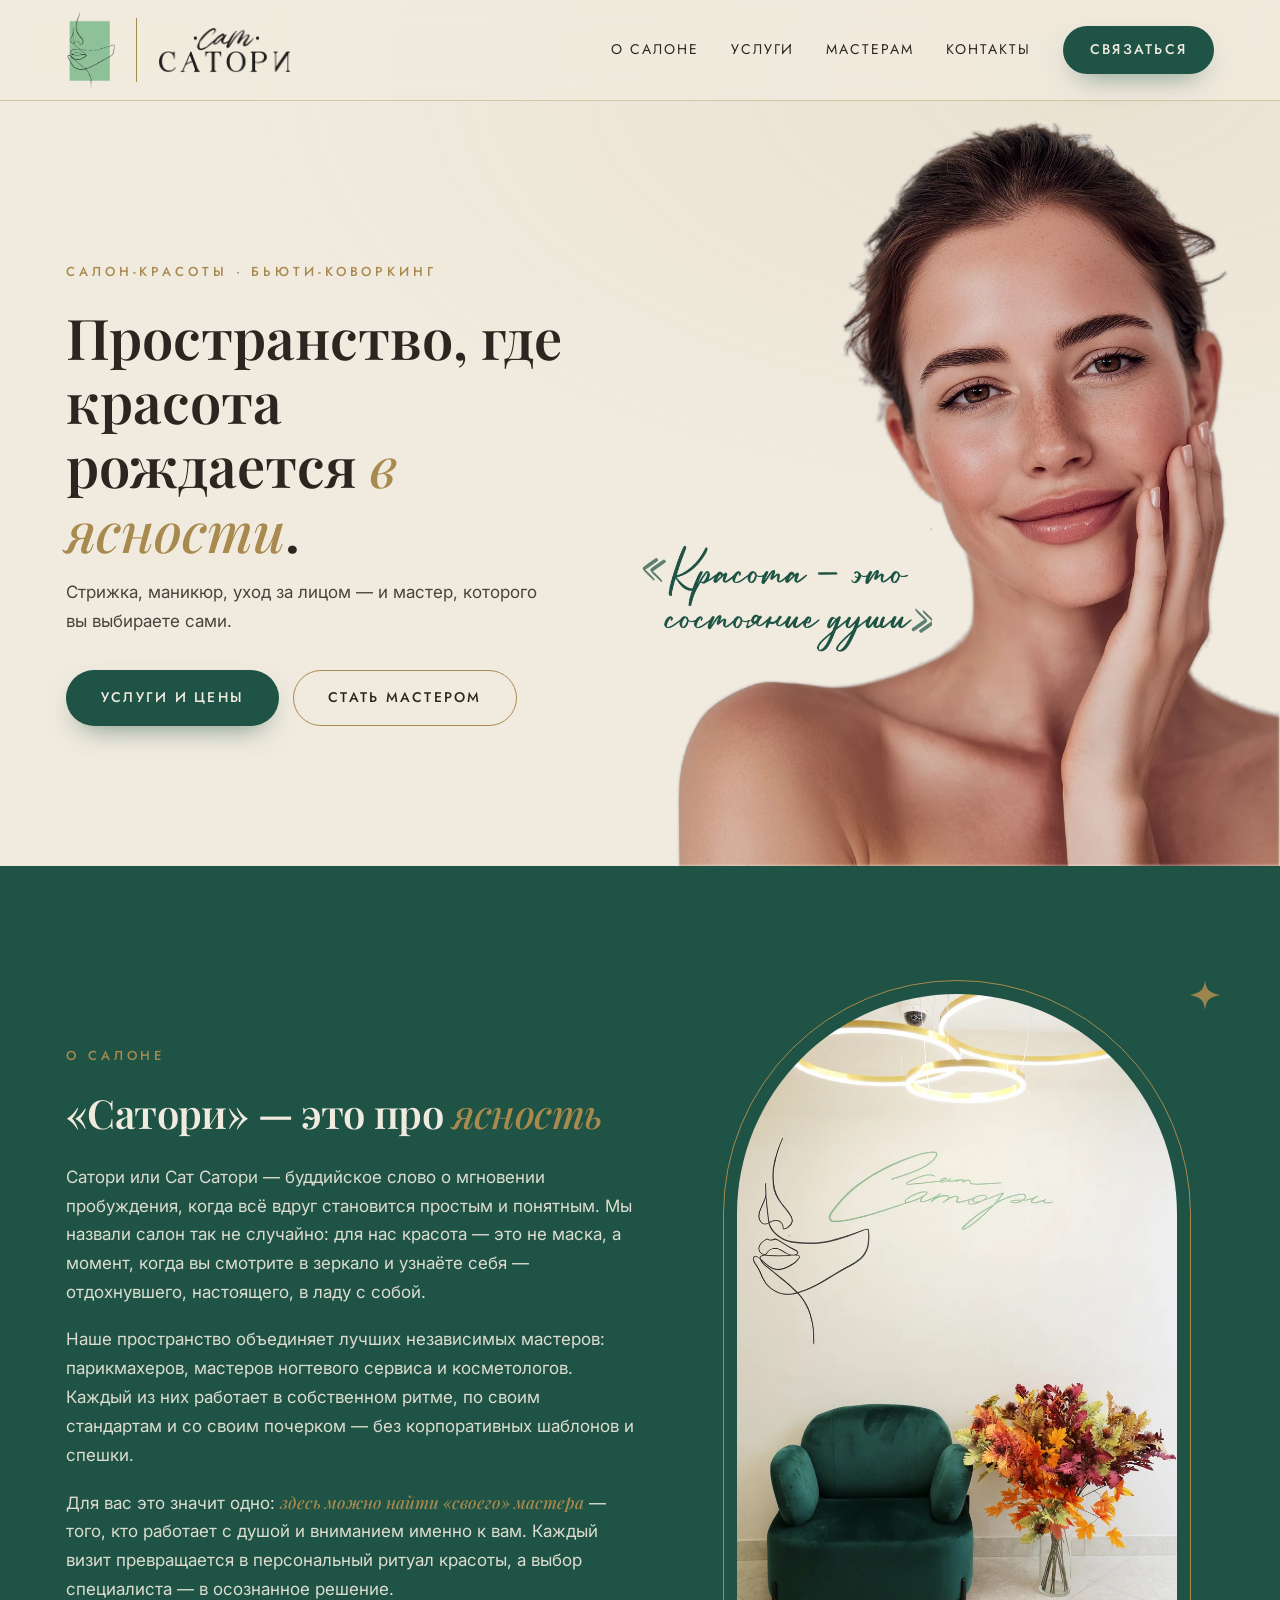
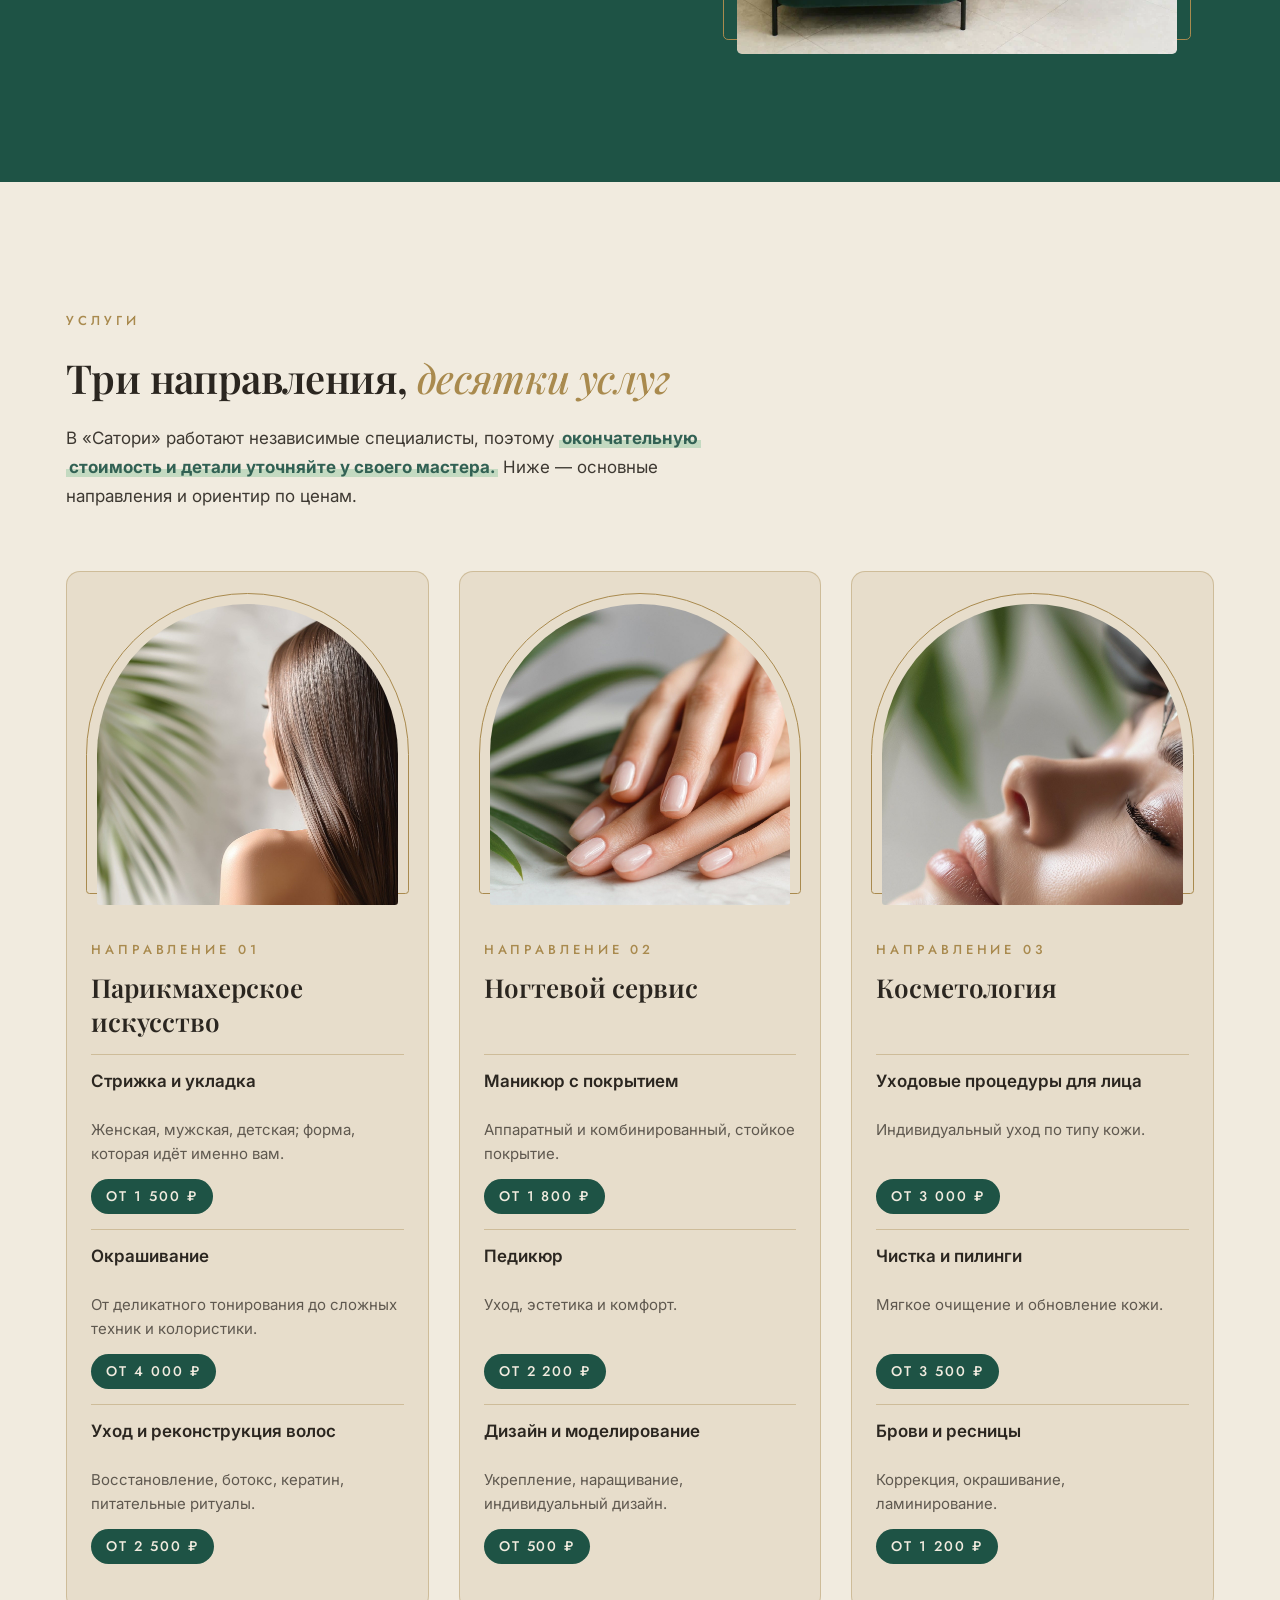
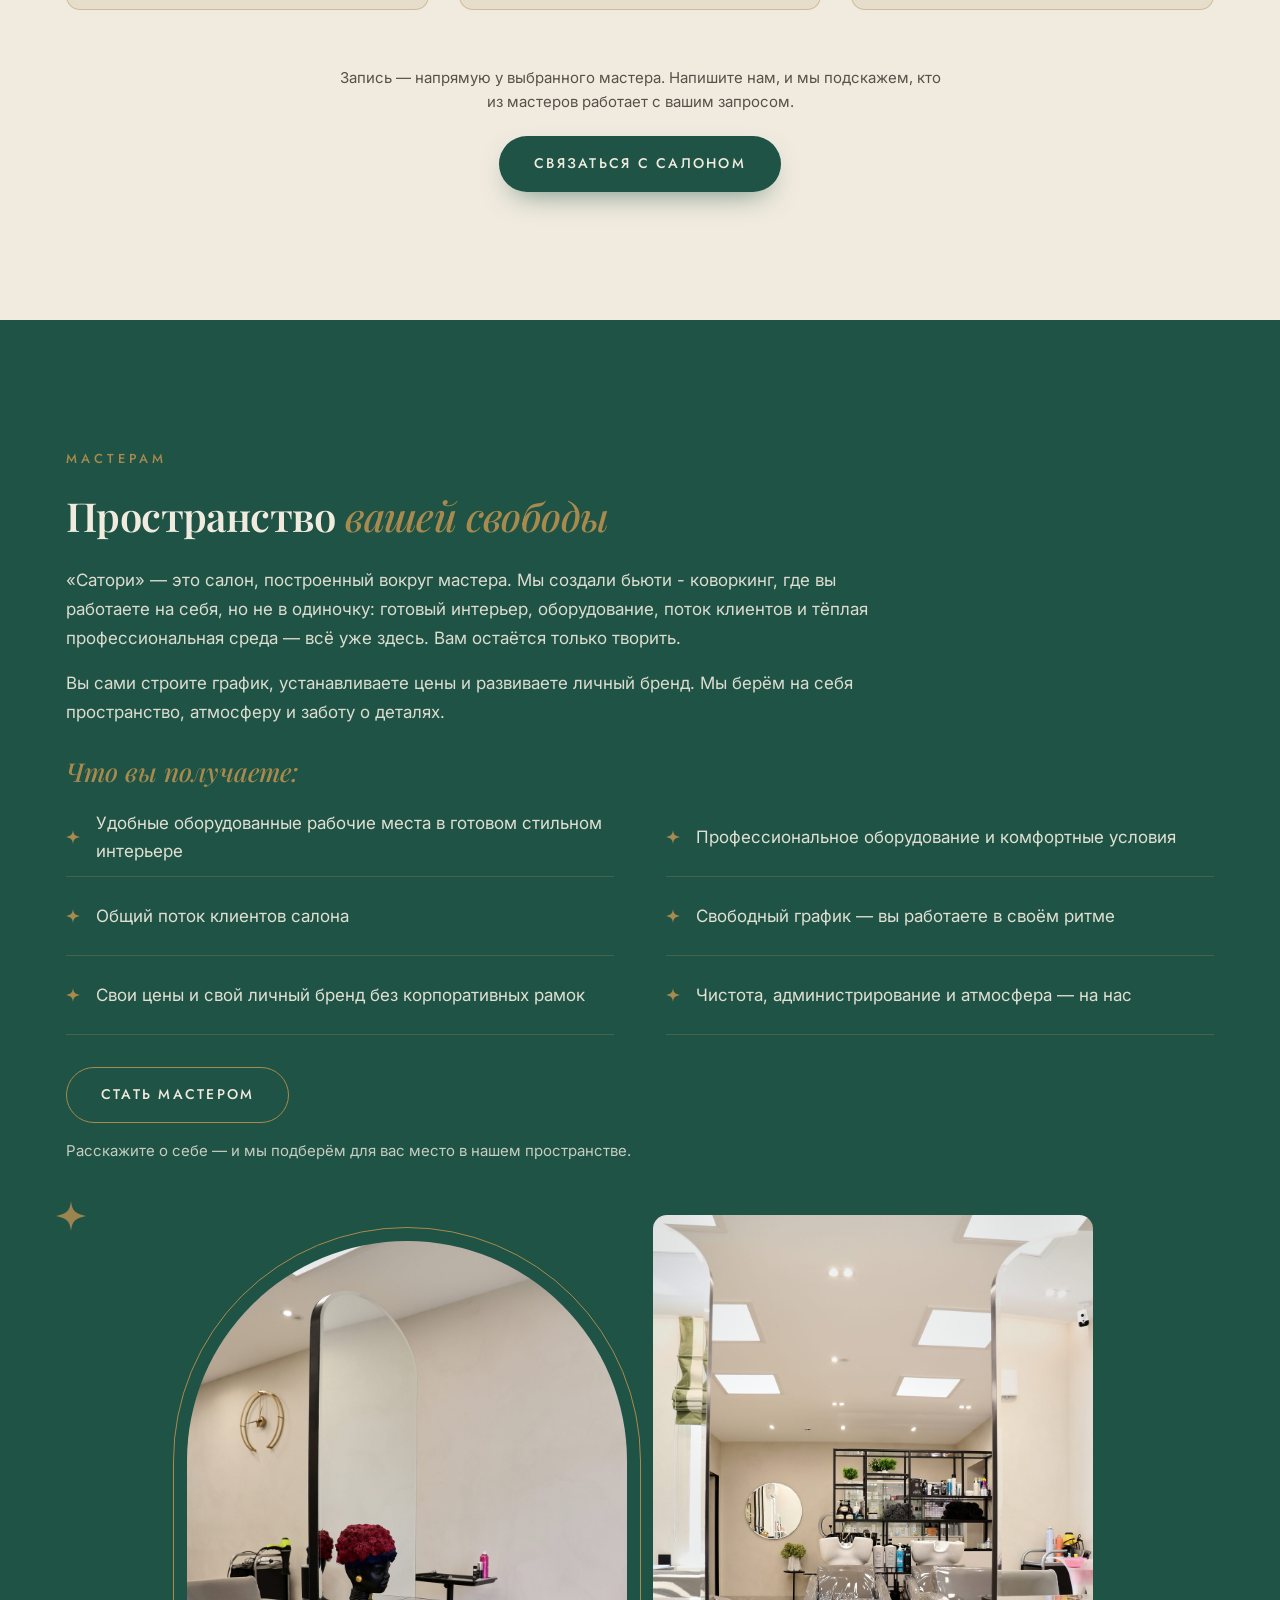
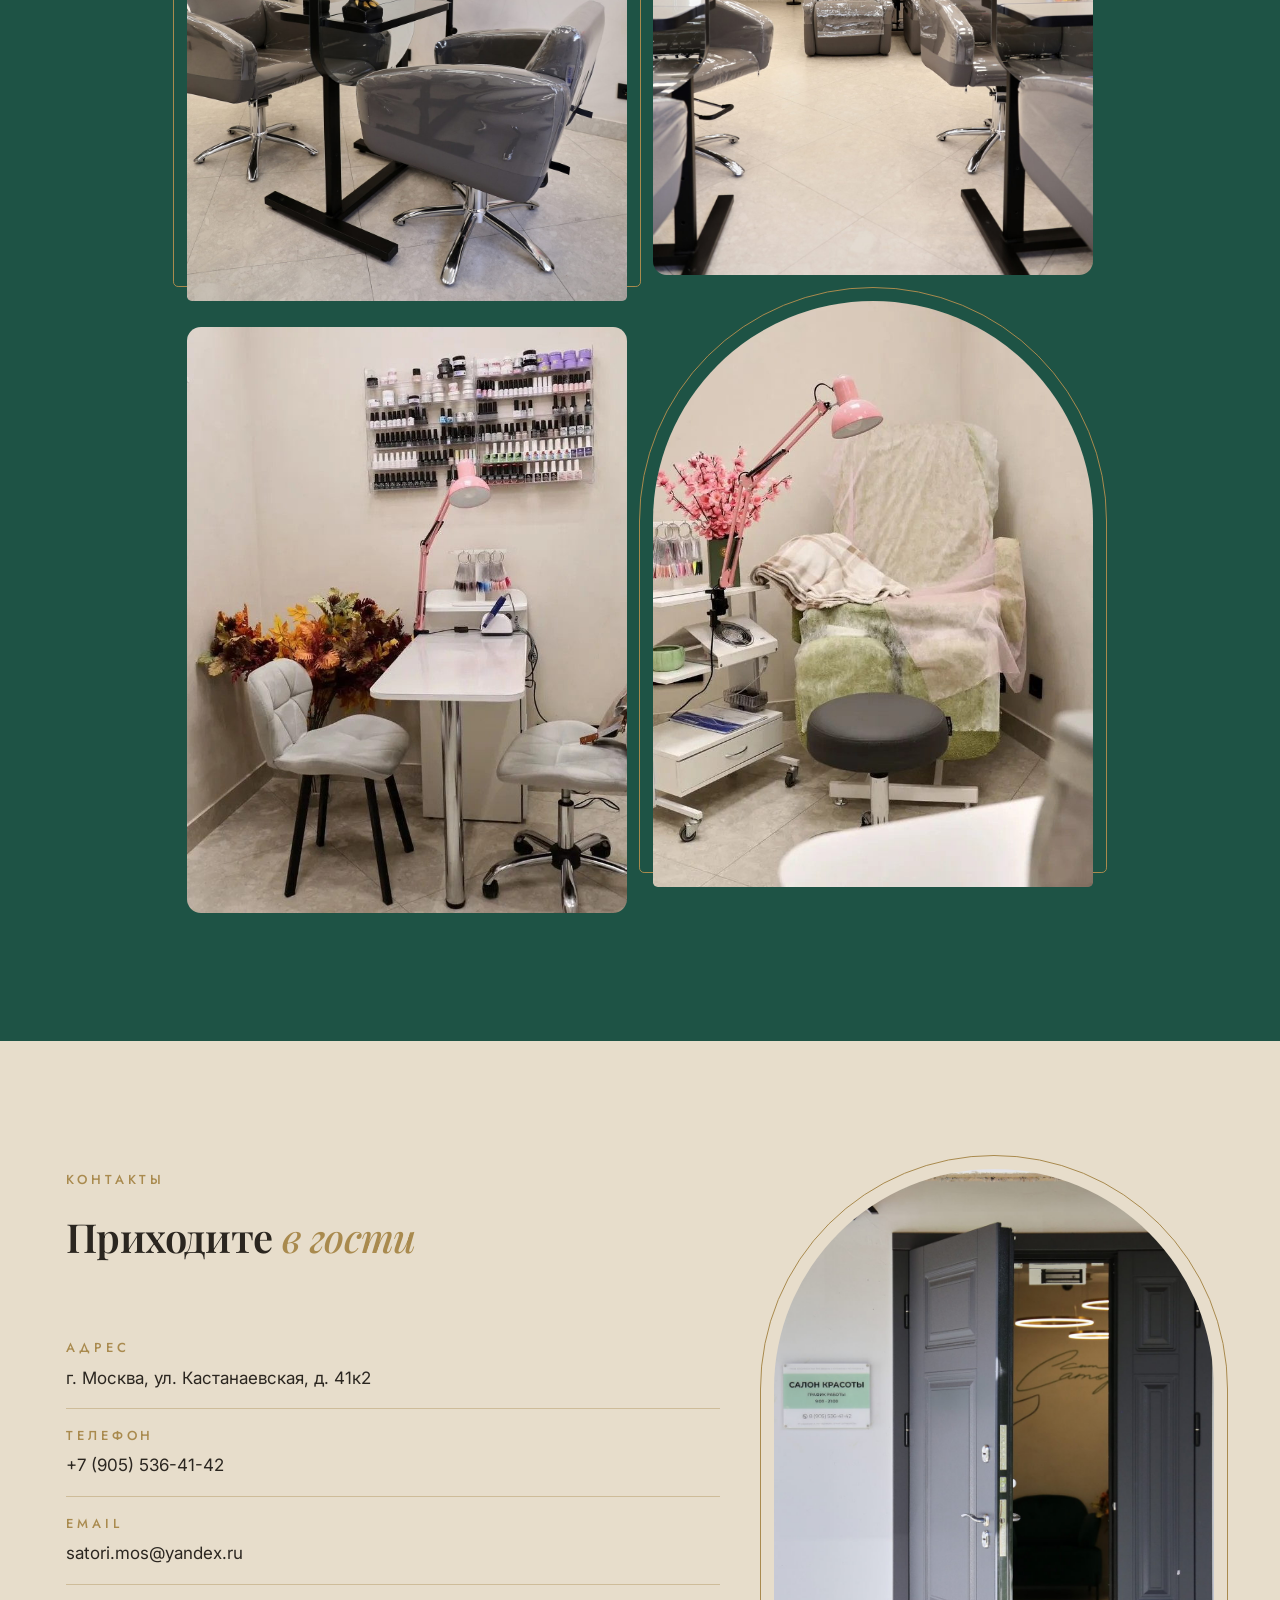
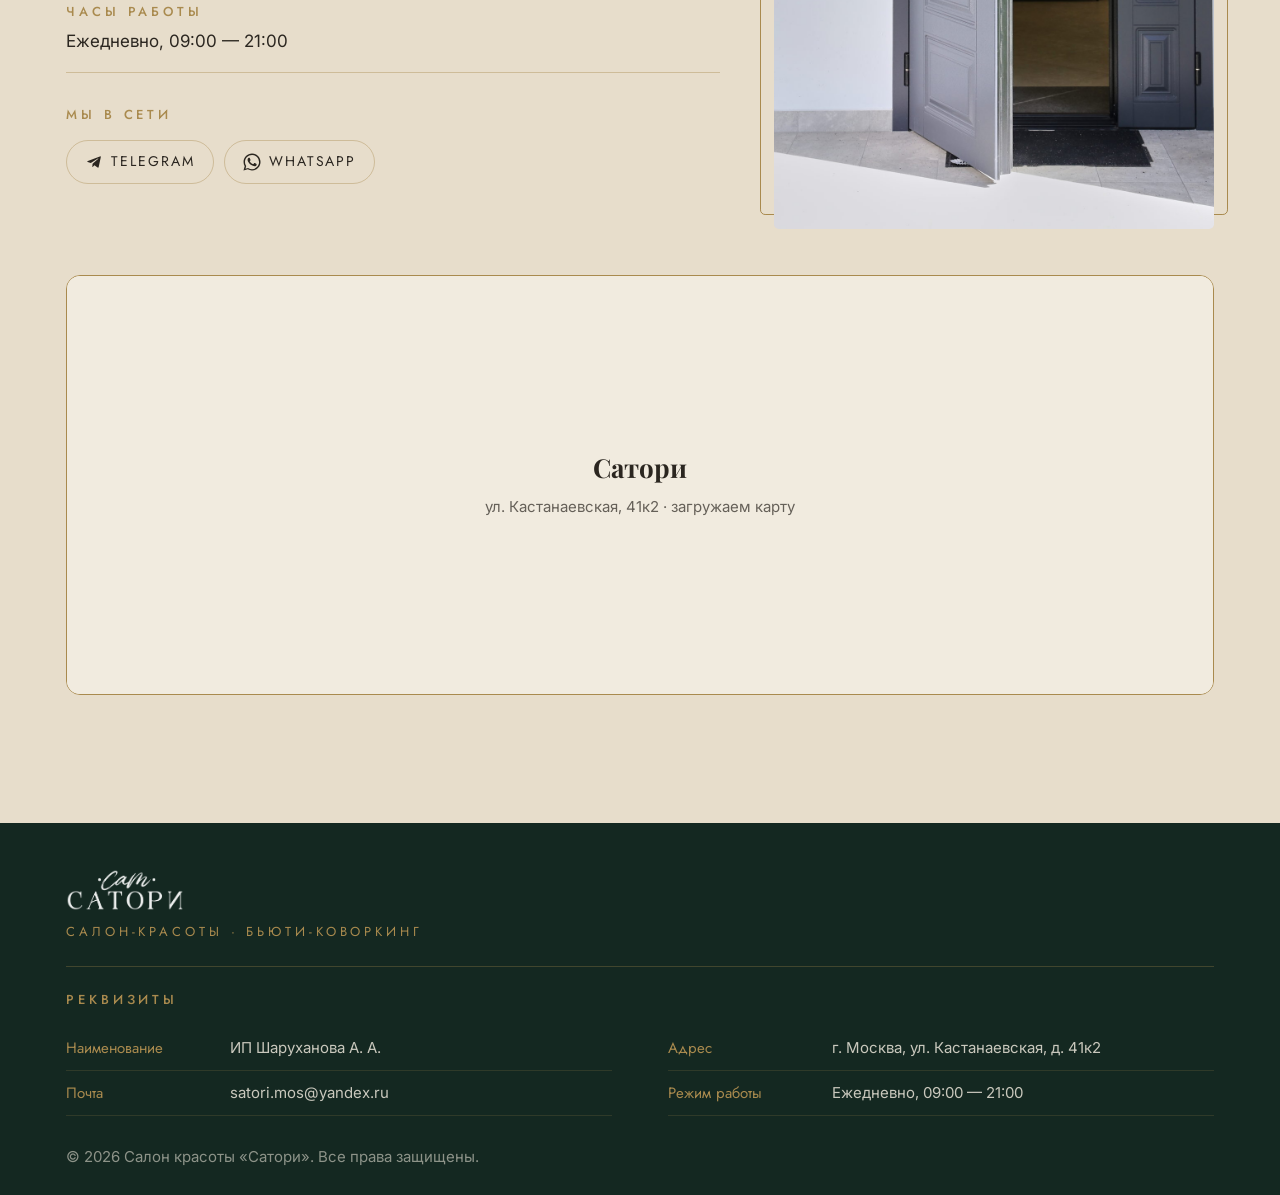
<file: index.html>
<!DOCTYPE html>
<html lang="ru">
<head>
  <meta charset="UTF-8" />
  <meta name="viewport" content="width=device-width, initial-scale=1.0" />

  <title>Сатори — салон красоты в Москве, Кастанаевская 41к2</title>
  <meta name="description" content="Салон красоты «Сатори» — Москва, ул. Кастанаевская, 41к2, рядом с метро Филёвский парк. Парикмахеры, ногтевой сервис, косметология. Ежедневно 9:00–21:00." />

  <link rel="canonical" href="https://satori.beauty/" />
  <meta name="theme-color" content="#F1EBDF" />

  <meta property="og:type" content="website" />
  <meta property="og:locale" content="ru_RU" />
  <meta property="og:site_name" content="Сатори" />
  <meta property="og:title" content="Сатори — салон красоты в Москве" />
  <meta property="og:description" content="Ул. Кастанаевская, 41к2, рядом с метро Филёвский парк. Парикмахеры, ногтевой сервис, косметология. Ежедневно 9:00–21:00." />
  <meta property="og:url" content="https://satori.beauty/" />
  <meta property="og:image" content="https://satori.beauty/images/og.jpg?v=2" />
  <meta property="og:image:width" content="1200" />
  <meta property="og:image:height" content="630" />
  <meta property="og:image:alt" content="Салон красоты «Сатори» — Москва, ул. Кастанаевская, 41к2" />

  <meta name="twitter:card" content="summary_large_image" />
  <meta name="twitter:title" content="Сатори — салон красоты в Москве" />
  <meta name="twitter:description" content="Ул. Кастанаевская, 41к2, рядом с метро Филёвский парк. Парикмахеры, ногтевой сервис, косметология. Ежедневно 9:00–21:00." />
  <meta name="twitter:image" content="https://satori.beauty/images/og.jpg?v=2" />

  <script type="application/ld+json">
  {
    "@context": "https://schema.org",
    "@type": "BeautySalon",
    "name": "Салон красоты «Сатори»",
    "alternateName": "Сатори",
    "description": "Бьюти-коворкинг: независимые мастера парикмахерского искусства, ногтевого сервиса и косметологии.",
    "url": "https://satori.beauty/",
    "image": "https://satori.beauty/images/sign.jpg",
    "logo": "https://satori.beauty/apple-touch-icon.png",
    "telephone": "+7 905 536-41-42",
    "email": "satori.mos@yandex.ru",
    "address": {
      "@type": "PostalAddress",
      "streetAddress": "ул. Кастанаевская, д. 41, корп. 2",
      "addressLocality": "Москва",
      "addressCountry": "RU"
    },
    "openingHoursSpecification": [{
      "@type": "OpeningHoursSpecification",
      "dayOfWeek": ["Monday","Tuesday","Wednesday","Thursday","Friday","Saturday","Sunday"],
      "opens": "09:00",
      "closes": "21:00"
    }],
    "hasMap": "https://yandex.ru/maps/org/157437696089/",
    "sameAs": ["https://yandex.ru/maps/org/157437696089/"],
    "hasOfferCatalog": {
      "@type": "OfferCatalog",
      "name": "Услуги салона",
      "itemListElement": [
        { "@type": "OfferCatalog", "name": "Парикмахерское искусство" },
        { "@type": "OfferCatalog", "name": "Ногтевой сервис" },
        { "@type": "OfferCatalog", "name": "Косметология" }
      ]
    }
  }
  </script>

  <link rel="icon" href="favicon.ico" sizes="32x32" />
  <link rel="icon" href="favicon.svg" type="image/svg+xml" />
  <link rel="apple-touch-icon" href="apple-touch-icon.png" />

  <link rel="preconnect" href="https://fonts.googleapis.com" />
  <link rel="preconnect" href="https://fonts.gstatic.com" crossorigin />
  <link href="https://fonts.googleapis.com/css2?family=Playfair+Display:ital,wght@0,600;0,700;1,500&family=Jost:wght@400;500&family=Inter:wght@400;600;700&display=swap" rel="stylesheet" />

  <link rel="stylesheet" href="styles.css?v=53" />
</head>
<body>

<!-- Шапка -->
<header class="site-header">
  <div class="container header-inner">
    <a class="brand" href="#top" aria-label="Сатори — на главную">
      <img class="brand-mark" src="images/logo-mark.png" alt="" />
      <span class="brand-divider" aria-hidden="true"></span>
      <img class="brand-word" src="images/logo-wordmark.png" alt="Сатори" />
    </a>

    <nav class="nav" id="nav" aria-label="Основная навигация">
      <a href="#about">О салоне</a>
      <a href="#services">Услуги</a>
      <a href="#rent">Мастерам</a>
      <a href="#contacts">Контакты</a>
      <a class="btn btn-accent nav-cta" href="#contacts">Связаться</a>
    </nav>

    <button class="burger" id="burger" aria-label="Открыть меню" aria-expanded="false" aria-controls="nav">
      <span></span><span></span><span></span>
    </button>
  </div>
</header>

<main>

  <!-- Первый экран -->
  <section class="hero" id="hero">
    <div class="container hero-inner">

      <div class="hero-copy reveal">
        <p class="eyebrow">САЛОН-КРАСОТЫ · БЬЮТИ-КОВОРКИНГ</p>

        <h1 class="hero-slogan">Пространство, где красота рождается <em>в ясности</em>.</h1>
        <p class="hero-subtitle">Стрижка, маникюр, уход за лицом — и мастер, которого вы выбираете сами.</p>

        <div class="hero-actions">
          <a class="btn btn-accent" href="#services">Услуги и цены</a>
          <a class="btn btn-outline" href="#rent">Стать мастером</a>
        </div>
      </div>

      <div class="hero-figure reveal">
        <picture>
          <source srcset="images/hero-girl-quote.webp" type="image/webp" />
          <img class="hero-girl" src="images/hero-girl-quote.png" alt="Красота — это состояние души" loading="eager" />
        </picture>
      </div>

    </div>
  </section>

  <!-- О салоне -->
  <section class="section about" id="about">
    <div class="container about-grid">
      <div class="about-text reveal">
        <p class="eyebrow">О САЛОНЕ</p>
        <h2 class="section-title section-title-light">«Сатори» — это про <em>ясность</em></h2>

        <p>Сатори или Сат Сатори — буддийское слово о мгновении пробуждения, когда всё вдруг становится простым и понятным. Мы назвали салон так не случайно: для нас красота — это не маска, а момент, когда вы смотрите в зеркало и узнаёте себя — отдохнувшего, настоящего, в ладу с собой.</p>
        <p>Наше пространство объединяет лучших независимых мастеров: парикмахеров, мастеров ногтевого сервиса и косметологов. Каждый из них работает в собственном ритме, по своим стандартам и со своим почерком — без корпоративных шаблонов и спешки.</p>
        <p>Для вас это значит одно: <em>здесь можно найти «своего» мастера</em> — того, кто работает с душой и вниманием именно к вам. Каждый визит превращается в персональный ритуал красоты, а выбор специалиста — в осознанное решение.</p>
      </div>

      <div class="about-figure reveal">
        <span class="spark spark-tr" aria-hidden="true"></span>
        <figure class="ph ph-arch about-photo">
          <img loading="lazy" src="images/about-art.jpg" alt="Интерьер салона Сатори: изумрудное кресло и роспись «Сатори» на стене" onerror="this.classList.add('img-missing')" />
        </figure>
      </div>
    </div>
  </section>

  <!-- Услуги -->
  <section class="section services" id="services">
    <div class="container">
      <div class="section-head reveal">
        <p class="eyebrow">УСЛУГИ</p>
        <h2 class="section-title">Три направления, <em>десятки услуг</em></h2>
        <p class="section-lead">В «Сатори» работают независимые специалисты, поэтому <strong class="lead-note">окончательную стоимость и детали уточняйте у своего мастера.</strong> Ниже — основные направления и ориентир по ценам.</p>
      </div>

      <div class="services-grid">

        <article class="service-card reveal">
          <figure class="ph ph-arch service-photo">
            <img loading="lazy" src="images/service-hair.jpg" alt="Длинные ухоженные волосы после ухода в салоне Сатори" onerror="this.classList.add('img-missing')" />
          </figure>
          <div class="service-body">
            <p class="service-eyebrow">НАПРАВЛЕНИЕ 01</p>
            <h3 class="service-cat">Парикмахерское искусство</h3>
            <ul class="service-list">
              <li>
                <span class="s-name">Стрижка и укладка</span>
                <span class="s-desc">Женская, мужская, детская; форма, которая идёт именно вам.</span>
                <span class="price">от 1 500 ₽</span>
              </li>
              <li>
                <span class="s-name">Окрашивание</span>
                <span class="s-desc">От деликатного тонирования до сложных техник и колористики.</span>
                <span class="price">от 4 000 ₽</span>
              </li>
              <li>
                <span class="s-name">Уход и реконструкция волос</span>
                <span class="s-desc">Восстановление, ботокс, кератин, питательные ритуалы.</span>
                <span class="price">от 2 500 ₽</span>
              </li>
            </ul>
          </div>
        </article>

        <article class="service-card reveal">
          <figure class="ph ph-arch service-photo">
            <img loading="lazy" src="images/service-nails.jpg" alt="Ухоженные ногти с нюдовым покрытием — работа мастера Сатори" onerror="this.classList.add('img-missing')" />
          </figure>
          <div class="service-body">
            <p class="service-eyebrow">НАПРАВЛЕНИЕ 02</p>
            <h3 class="service-cat">Ногтевой сервис</h3>
            <ul class="service-list">
              <li>
                <span class="s-name">Маникюр с покрытием</span>
                <span class="s-desc">Аппаратный и комбинированный, стойкое покрытие.</span>
                <span class="price">от 1 800 ₽</span>
              </li>
              <li>
                <span class="s-name">Педикюр</span>
                <span class="s-desc">Уход, эстетика и комфорт.</span>
                <span class="price">от 2 200 ₽</span>
              </li>
              <li>
                <span class="s-name">Дизайн и моделирование</span>
                <span class="s-desc">Укрепление, наращивание, индивидуальный дизайн.</span>
                <span class="price">от 500 ₽</span>
              </li>
            </ul>
          </div>
        </article>

        <article class="service-card reveal">
          <figure class="ph ph-arch service-photo">
            <img loading="lazy" src="images/service-care.jpg" alt="Процедура коррекции бровей в салоне Сатори" onerror="this.classList.add('img-missing')" />
          </figure>
          <div class="service-body">
            <p class="service-eyebrow">НАПРАВЛЕНИЕ 03</p>
            <h3 class="service-cat">Косметология</h3>
            <ul class="service-list">
              <li>
                <span class="s-name">Уходовые процедуры для лица</span>
                <span class="s-desc">Индивидуальный уход по типу кожи.</span>
                <span class="price">от 3 000 ₽</span>
              </li>
              <li>
                <span class="s-name">Чистка и пилинги</span>
                <span class="s-desc">Мягкое очищение и обновление кожи.</span>
                <span class="price">от 3 500 ₽</span>
              </li>
              <li>
                <span class="s-name">Брови и ресницы</span>
                <span class="s-desc">Коррекция, окрашивание, ламинирование.</span>
                <span class="price">от 1 200 ₽</span>
              </li>
            </ul>
          </div>
        </article>

      </div>

      <div class="services-cta reveal">
        <p class="services-note">Запись — напрямую у выбранного мастера. Напишите нам, и мы подскажем, кто из мастеров работает с вашим запросом.</p>
        <a class="btn btn-accent" href="#contacts">Связаться с салоном</a>
      </div>
    </div>
  </section>

  <!-- Мастерам -->
  <section class="section rent" id="rent">
    <div class="container rent-grid">
      <div class="rent-text reveal">
        <p class="eyebrow eyebrow-gold">МАСТЕРАМ</p>
        <h2 class="section-title section-title-light">Пространство <em>вашей свободы</em></h2>

        <p>«Сатори» — это салон, построенный вокруг мастера. Мы создали бьюти - коворкинг, где вы работаете на себя, но не в одиночку: готовый интерьер, оборудование, поток клиентов и тёплая профессиональная среда — всё уже здесь. Вам остаётся только творить.</p>
        <p>Вы сами строите график, устанавливаете цены и развиваете личный бренд. Мы берём на себя пространство, атмосферу и заботу о деталях.</p>

        <p class="rent-benefits-title">Что вы получаете:</p>
        <ul class="rent-benefits">
          <li>Удобные оборудованные рабочие места в готовом стильном интерьере</li>
          <li>Профессиональное оборудование и комфортные условия</li>
          <li>Общий поток клиентов салона</li>
          <li>Свободный график — вы работаете в своём ритме</li>
          <li>Свои цены и свой личный бренд без корпоративных рамок</li>
          <li>Чистота, администрирование и атмосфера — на нас</li>
        </ul>

        <div class="rent-cta">
          <a class="btn btn-outline-light" href="https://wa.me/79055364142">Стать мастером</a>
          <p class="rent-note">Расскажите о себе — и мы подберём для вас место в нашем пространстве.</p>
        </div>
      </div>

      <div class="rent-gallery reveal">
        <span class="spark spark-tl" aria-hidden="true"></span>
        <figure class="ph ph-arch rent-photo rent-photo-a">
          <img loading="lazy" src="images/rent-1.jpg" alt="Парикмахерское рабочее место с зеркалом в салоне Сатори" onerror="this.classList.add('img-missing')" />
        </figure>
        <figure class="ph rent-photo rent-photo-b">
          <img loading="lazy" src="images/rent-2.jpg" alt="Зал салона Сатори: мойки и стеллаж с профессиональной косметикой" onerror="this.classList.add('img-missing')" />
        </figure>
        <figure class="ph rent-photo rent-photo-c">
          <img loading="lazy" src="images/rent-3.jpg" alt="Оборудованное место мастера маникюра в салоне Сатори" onerror="this.classList.add('img-missing')" />
        </figure>
        <figure class="ph ph-arch rent-photo rent-photo-d">
          <img loading="lazy" src="images/rent-4.jpg" alt="Кабинет косметолога с креслом и оборудованием" onerror="this.classList.add('img-missing')" />
        </figure>
      </div>
    </div>
  </section>

  <!-- Контакты -->
  <section class="section contacts" id="contacts">
    <div class="container">
      <div class="contacts-grid">
        <div class="contacts-info reveal">
          <div class="section-head">
            <p class="eyebrow">КОНТАКТЫ</p>
            <h2 class="section-title">Приходите <em>в гости</em></h2>
          </div>

          <ul class="contact-list">
            <li>
              <span class="c-label">Адрес</span>
              <span class="c-value">г. Москва, ул. Кастанаевская, д. 41к2 </span>
            </li>
            <li>
              <span class="c-label">Телефон</span>
              <a class="c-value" href="tel:+79055364142">+7 (905) 536-41-42</a>
            </li>
            <li>
              <span class="c-label">Email</span>
              <a class="c-value" href="mailto:satori.mos@yandex.ru">satori.mos@yandex.ru</a>
            </li>
            <li>
              <span class="c-label">Часы работы</span>
              <span class="c-value">Ежедневно, 09:00 — 21:00</span>
            </li>
          </ul>

          <div class="socials">
            <span class="c-label">Мы в сети</span>
            <div class="social-links">
              <a href="https://t.me/+79055364142" target="_blank" rel="noopener" aria-label="Telegram">
                <svg class="soc-ic" viewBox="0 0 24 24" fill="currentColor" aria-hidden="true"><path d="M9.78 18.65l.28-4.23 7.68-6.92c.34-.31-.07-.46-.52-.19L7.74 13.3 3.64 12c-.88-.25-.89-.86.2-1.3l15.97-6.16c.73-.33 1.43.18 1.15 1.3l-2.72 12.81c-.19.91-.74 1.13-1.5.71l-4.14-3.05-1.99 1.93c-.23.23-.42.42-.83.42z"/></svg>
                <span>Telegram</span>
              </a>
              <a href="https://wa.me/79055364142" target="_blank" rel="noopener" aria-label="WhatsApp">
                <svg class="soc-ic" viewBox="0 0 24 24" fill="currentColor" aria-hidden="true"><path d="M17.47 14.38c-.3-.15-1.75-.86-2.02-.96-.27-.1-.47-.15-.66.15-.2.29-.76.95-.93 1.15-.17.19-.34.22-.64.07-.3-.15-1.25-.46-2.38-1.47-.88-.78-1.47-1.75-1.64-2.05-.17-.3-.02-.46.13-.6.14-.14.3-.35.44-.52.15-.17.2-.29.3-.49.1-.2.05-.37-.02-.52-.08-.15-.66-1.6-.9-2.18-.24-.57-.48-.49-.66-.5h-.56c-.2 0-.51.07-.78.37s-1.04 1.01-1.04 2.46 1.06 2.85 1.21 3.05c.15.2 2.1 3.2 5.08 4.49.71.31 1.26.49 1.69.62.71.23 1.36.2 1.87.12.57-.08 1.75-.71 2-1.4.25-.7.25-1.29.17-1.41-.07-.13-.27-.2-.57-.35zM12.04 21.5h-.01a9.4 9.4 0 01-4.79-1.31l-.34-.2-3.56.93.95-3.47-.22-.36a9.38 9.38 0 01-1.44-5.01c0-5.18 4.22-9.4 9.41-9.4 2.51 0 4.87.98 6.64 2.76a9.34 9.34 0 012.75 6.65c0 5.18-4.22 9.41-9.4 9.41zM20.05 4.09A11.32 11.32 0 0012.04.75C5.8.75.72 5.83.72 12.06c0 1.99.52 3.94 1.51 5.66L.63 23.25l5.67-1.49a11.28 11.28 0 005.74 1.46h.01c6.23 0 11.31-5.08 11.31-11.31 0-3.02-1.18-5.86-3.31-8z"/></svg>
                <span>WhatsApp</span>
              </a>
            </div>
          </div>
        </div>

        <figure class="ph ph-arch contacts-sign reveal">
          <img loading="lazy" src="images/sign.jpg" alt="Вход в салон красоты Сатори с табличкой и графиком работы" onerror="this.classList.add('img-missing')" />
        </figure>
      </div>

      <div class="contacts-map-wrap reveal">

          <div class="yandex-box yandex-map" id="yandex-map">
            <div class="yandex-placeholder" aria-hidden="true">
              <strong>Сатори</strong>
              <span>ул. Кастанаевская, 41к2 · загружаем карту</span>
            </div>
            <iframe data-src="https://yandex.ru/map-widget/v1/?z=15&amp;ol=biz&amp;oid=157437696089"
                    width="560" height="400" frameborder="0" allowfullscreen="true"
                    loading="lazy" title="Салон красоты «Сатори» на карте Яндекса"></iframe>
          </div>

      </div>
    </div>
  </section>

</main>

<!-- Подвал -->
<footer class="site-footer">
  <div class="container footer-inner">
    <div class="footer-brand">
      <img class="footer-wordmark" src="images/logo-wordmark.png" alt="Сатори" />
      <span class="brand-sub">салон-красоты · бьюти-коворкинг</span>
    </div>
  </div>

  <!-- Реквизиты -->
  <div class="container footer-legal">
    <h2 class="footer-legal-title">Реквизиты</h2>
    <dl class="legal-list">
      <div class="legal-row">
        <dt>Наименование</dt>
        <dd>ИП Шаруханова А. А.</dd>
      </div>
      <div class="legal-row">
        <dt>Адрес</dt>
        <dd>г. Москва, ул. Кастанаевская, д. 41к2</dd>
      </div>
      <div class="legal-row">
        <dt>Почта</dt>
        <dd><a href="mailto:satori.mos@yandex.ru">satori.mos@yandex.ru</a></dd>
      </div>
      <div class="legal-row">
        <dt>Режим работы</dt>
        <dd>Ежедневно, 09:00 — 21:00</dd>
      </div>
    </dl>
  </div>

  <div class="container footer-bottom">
    <p>© 2026 Салон красоты «Сатори». Все права защищены.</p>
  </div>
</footer>

<script src="app.js?v=53"></script>
</body>
</html>
</file>
<file: styles.css>
/* ============================================================= */
/*  Сатори — салон красоты. Редакционный («журнальный») стиль.    */
/*  Кремово-золотая база, изумруд как сильный второй цвет,        */
/*  крупная антиква, фото в арках, золотые линии и искры.         */
/*  Тексты — в index.html; оформление — здесь.                    */
/* ============================================================= */

:root {
  --cream: #F1EBDF;        /* основной тёплый фон */
  --cream-deep: #E7DDCB;   /* альтернативные полосы, карточки */
  --ink: #2B2620;          /* основной текст — тёплый эспрессо-чёрный */
  --gold: #A98A4E;         /* акцент: курсив-заголовки, линии, арки, метки, искры */
  --gold-soft: rgba(169, 138, 78, 0.4);
  --emerald: #1E5345;      /* сильный второй цвет: кнопки, полоса «Мастерам» */
  --emerald-deep: #142821; /* тёмный изумруд */
  --sage: #9ECBA7;         /* мягкие заливки при необходимости */

  --maxw: 1200px;
  /* Высота фиксированной шапки. От неё зависят три вещи: сама шапка,
     отступ при переходе по якорям и положение мобильного меню.
     Меняется в одном месте, чтобы они не разъехались. */
  --header-h: 100px;
  /* Боковые поля контейнера. Вынесены в переменную, чтобы блоки,
     которым нужно выйти за край экрана (фото в hero), могли
     отступить ровно на эту величину. На узких экранах — 20px. */
  --pad: 26px;
  /* Единая ширина фото на десктопе (одинаковая во всех секциях) */
  --photo-w: 440px;
  --radius: 14px;
  --arch: 50vw 50vw 14px 14px; /* арка: круглый верх, прямой низ */
  --ease: cubic-bezier(0.22, 1, 0.36, 1);
  /* Отдельная кривая для мобильного меню. Основная --ease проходит
     около 80% пути за первую четверть времени — для наведения и мелких
     подсветок это бодро, а панель меню от неё «выстреливала». Здесь
     разгон и торможение распределены ровно, поэтому меню раскрывается
     плавно от начала до конца. */
  --ease-menu: cubic-bezier(0.4, 0, 0.2, 1);

  --font-head: "Playfair Display", Georgia, "Times New Roman", serif;
  --font-label: "Jost", system-ui, sans-serif;
  --font-body: "Inter", system-ui, -apple-system, "Segoe UI", sans-serif;

  /* ---- Единая типографическая шкала (используются ТОЛЬКО эти значения) ---- */
  /* Заголовки — Playfair Display */
  --fs-h1: 56px;   --lh-h1: 1.15;   /* главный заголовок hero */
  --fs-h2: 40px;   --lh-h2: 1.2;    /* заголовки секций */
  --fs-h3: 26px;   --lh-h3: 1.3;    /* названия карточек/направлений, подзаголовки */
  /* Метки, навигация, кнопки — Jost, CAPS */
  --fs-eyebrow: 13px;  --ls-eyebrow: 0.30em;
  --fs-nav: 14px;      --ls-nav: 0.14em;
  --fs-btn: 14px;      --ls-btn: 0.16em;
  /* Текст — Inter */
  --fs-body: 17px;   --lh-body: 1.7;
  --fs-small: 15px;  --lh-small: 1.6;
  /* Акцент/цена — Playfair Display Italic, золото */
  --fs-price: 22px;
}

/* ---------- Сброс / база ---------- */
* { box-sizing: border-box; margin: 0; padding: 0; }
/* scroll-padding-top = высоте фиксированной шапки, чтобы при переходе
   по якорям секция вставала вплотную под шапку — без полоски предыдущего экрана */
html { scroll-behavior: smooth; scroll-padding-top: var(--header-h); }
body {
  font-family: var(--font-body);
  color: var(--ink);
  background: var(--cream);
  font-size: var(--fs-body);
  line-height: var(--lh-body);
  font-weight: 400;
  -webkit-font-smoothing: antialiased;
  overflow-x: hidden;
}
img { max-width: 100%; display: block; }
a { color: inherit; text-decoration: none; }
/* Только боковые поля, БЕЗ сокращённой записи padding: тем же классом
   .container помечены блоки со своими вертикальными отступами
   (.footer-inner, .footer-legal, .footer-bottom), и запись `padding: 0 26px`
   обнуляла им отступы сверху и снизу — элементы слипались. */
.container { width: 100%; max-width: var(--maxw); margin: 0 auto; padding-left: var(--pad); padding-right: var(--pad); }

/* ---------- Метки / эйбрау ---------- */
.eyebrow {
  font-family: var(--font-label);
  text-transform: uppercase;
  letter-spacing: var(--ls-eyebrow);
  font-size: var(--fs-eyebrow);
  font-weight: 500;
  color: var(--gold);
  margin-bottom: 22px;
}
.eyebrow-gold { color: var(--gold); }

/* ---------- Заголовки-антиква (H2) ---------- */
.section-title {
  font-family: var(--font-head);
  font-weight: 600;
  line-height: var(--lh-h2);
  font-size: var(--fs-h2);
  color: var(--ink);
  letter-spacing: -0.015em;
}
/* Золотой курсив-акцент внутри заголовков (ключевые слова) */
.section-title em,
.hero-slogan em {
  font-style: italic;
  color: var(--gold);
  font-weight: 500;
}
.section-title-light { color: var(--cream); }
.section-lead {
  margin-top: 22px;
  max-width: 640px;
  font-size: var(--fs-body);
  line-height: var(--lh-body);
  opacity: 0.9;
}
/* Важный акцент во вступлении (например: цены — ориентировочные).
   Жирный изумрудный + мягкая подсветка-«маркер», чтобы бросалось в глаза. */
.lead-note {
  color: var(--emerald);
  font-weight: 700;
  background: linear-gradient(transparent 58%, rgba(158, 203, 167, 0.6) 0);
  padding: 0 3px;
  box-decoration-break: clone;
  -webkit-box-decoration-break: clone;
}
.section-head { max-width: 760px; margin-bottom: 60px; }

/* ============================================================= */
/*  КНОПКИ                                                        */
/* ============================================================= */
.btn {
  display: inline-flex;
  align-items: center;
  justify-content: center;
  gap: 8px;
  font-family: var(--font-label);
  font-weight: 500;
  letter-spacing: var(--ls-btn);
  text-transform: uppercase;
  font-size: var(--fs-btn);
  padding: 15px 34px;
  border-radius: 100px;
  border: 1.5px solid transparent;
  cursor: pointer;
  transition: transform 0.3s var(--ease), background 0.3s var(--ease),
              color 0.3s var(--ease), border-color 0.3s var(--ease);
}
.btn:hover { transform: translateY(-2px); }

/* Основная — изумрудная пилюля */
.btn-accent {
  background: var(--emerald);
  color: var(--cream);
  box-shadow: 0 12px 30px -14px rgba(30, 83, 69, 0.75);
}
.btn-accent:hover { background: var(--emerald-deep); }

/* Второстепенная — контур с золотой обводкой (на светлом) */
.btn-outline {
  background: transparent;
  color: var(--ink);
  border-color: var(--gold);
}
.btn-outline:hover { background: var(--gold); color: var(--cream); border-color: var(--gold); }

/* Кнопка с золотым контуром на изумрудной полосе */
.btn-outline-light {
  background: transparent;
  color: var(--cream);
  border-color: var(--gold);
}
.btn-outline-light:hover { background: var(--gold); color: var(--emerald-deep); border-color: var(--gold); }

/* ============================================================= */
/*  ДЕКОР: искры (4 луча) и завитки                              */
/* ============================================================= */
.spark {
  position: absolute;
  width: 30px; height: 30px;
  background: no-repeat center / contain
    url("data:image/svg+xml,%3Csvg xmlns='http://www.w3.org/2000/svg' viewBox='0 0 24 24'%3E%3Cpath d='M12 0c1.1 8 3 9.9 12 12-9 2.1-10.9 4-12 12-1.1-8-3-9.9-12-12 9-2.1 10.9-4 12-12z' fill='%23A98A4E'/%3E%3C/svg%3E");
  opacity: 0.9;
  z-index: 3;
  pointer-events: none;
}
.spark-tl { top: -14px; left: -10px; }
.spark-tr { top: -14px; right: -6px; }
.curl {
  position: absolute;
  width: 84px; height: 40px;
  background: no-repeat center / contain
    url("data:image/svg+xml,%3Csvg xmlns='http://www.w3.org/2000/svg' viewBox='0 0 120 56'%3E%3Cpath d='M2 40c26 18 60-4 60-22 0-10-8-14-14-10-8 6-2 22 14 24 20 2 34-12 42-26' fill='none' stroke='%23A98A4E' stroke-width='2.4' stroke-linecap='round'/%3E%3C/svg%3E");
  opacity: 0.8;
  z-index: 3;
  pointer-events: none;
}
.curl-br { right: -18px; bottom: 26px; }

/* ============================================================= */
/*  ФОТО-РАМКИ И ПЛЕЙСХОЛДЕРЫ                                     */
/* ============================================================= */
.ph {
  position: relative;
  border-radius: var(--radius);
  overflow: hidden;
  background:
    radial-gradient(120% 120% at 30% 15%, rgba(169, 138, 78, 0.18), transparent 60%),
    linear-gradient(135deg, var(--cream-deep), var(--cream));
  aspect-ratio: 4 / 5;
}
.ph img { width: 100%; height: 100%; object-fit: cover; }

/* Арка: круглый верх, прямой низ + смещённый золотой контур-арка */
.ph-arch { border-radius: var(--arch); overflow: visible; }
.ph-arch > img,
.ph-arch.img-missing,
.ph-arch::after { border-radius: var(--arch); }
.ph-arch > img { position: relative; z-index: 1; }
.ph-arch::before {
  content: "";
  position: absolute;
  inset: -14px -14px 14px -14px;   /* смещение контура за фото */
  border: 1.5px solid var(--gold);
  border-radius: var(--arch);
  z-index: 0;
  pointer-events: none;
}
/* у арки убираем прямоугольный фон — форму задаёт сам элемент */
.ph-arch { background: none; }

/* когда фото ещё не загружено — мягкая подпись поверх рамки */
.img-missing { opacity: 0; }
.ph:has(.img-missing) {
  background:
    radial-gradient(120% 120% at 30% 15%, rgba(169, 138, 78, 0.2), transparent 60%),
    linear-gradient(135deg, var(--cream-deep), var(--cream));
}
.ph:has(.img-missing)::after {
  content: "Фото скоро появится";
  position: absolute;
  inset: 0;
  display: flex;
  align-items: center;
  justify-content: center;
  font-family: var(--font-label);
  letter-spacing: var(--ls-eyebrow);
  text-transform: uppercase;
  font-size: var(--fs-eyebrow);
  color: var(--gold);
  padding: 16px;
  text-align: center;
  z-index: 1;
}

/* ============================================================= */
/*  ШАПКА                                                        */
/* ============================================================= */
.site-header {
  position: fixed;
  inset: 0 0 auto 0;
  z-index: 100;
  background: rgba(241, 235, 223, 0.82);
  backdrop-filter: blur(12px);
  -webkit-backdrop-filter: blur(12px);
  border-bottom: 1px solid var(--gold-soft);
  transition: box-shadow 0.4s var(--ease);
}
.site-header.scrolled { box-shadow: 0 10px 34px -24px rgba(43, 38, 32, 0.55); }
.header-inner {
  display: flex;
  align-items: center;
  justify-content: space-between;
  height: var(--header-h); /* выше — чтобы знак 78px помещался с воздухом */
}
/* Логотип шапки: знак + золотая линия-разделитель + надпись, по центру */
.brand { display: flex; align-items: center; }
.brand-mark { height: 78px; width: auto; display: block; flex: none; }
.brand-divider {
  flex: none;
  width: 1px;
  height: 64px;              /* ~64% высоты шапки */
  background: var(--gold);
  margin: 0 20px;            /* по 20px слева и справа */
}
.brand-word { height: 48px; width: auto; display: block; }

.nav { display: flex; align-items: center; gap: 32px; }
.nav > a:not(.btn) {
  font-family: var(--font-label);
  text-transform: uppercase;
  letter-spacing: var(--ls-nav);
  font-size: var(--fs-nav);
  color: var(--ink);
  position: relative;
  padding: 4px 0;
  transition: color 0.25s var(--ease);
}
.nav > a:not(.btn)::after {
  content: "";
  position: absolute;
  left: 0; bottom: -3px;
  width: 0; height: 1px;
  background: var(--gold);
  transition: width 0.3s var(--ease);
}
.nav > a:not(.btn):hover { color: var(--gold); }
.nav > a:not(.btn):hover::after { width: 100%; }
.nav-cta { padding: 11px 26px; }

.burger {
  display: none;
  flex-direction: column;
  gap: 5px;
  width: 44px; height: 44px;
  background: none; border: none; cursor: pointer;
  align-items: center; justify-content: center;
}
.burger span {
  width: 24px; height: 2px;
  background: var(--emerald);
  border-radius: 2px;
  /* Та же кривая, что у панели меню — иконка и панель движутся заодно */
  transition: transform 0.34s var(--ease-menu), opacity 0.24s var(--ease-menu);
}
.burger.open span:nth-child(1) { transform: translateY(7px) rotate(45deg); }
.burger.open span:nth-child(2) { opacity: 0; }
.burger.open span:nth-child(3) { transform: translateY(-7px) rotate(-45deg); }

/* ============================================================= */
/*  HERO (сплит)                                                 */
/* ============================================================= */
.hero {
  padding: 120px 0 0; /* верх — под более высокую шапку; низ без отступа (фото стоит на кромке) */
  background:
    radial-gradient(120% 90% at 85% 10%, rgba(169, 138, 78, 0.1), transparent 55%),
    var(--cream);
}
.hero-inner {
  display: grid;
  grid-template-columns: 1.02fr 0.98fr;
  gap: 60px;
  align-items: center; /* текст по центру по вертикали, вровень с аркой */
  min-height: calc(100svh - 220px);
}
/* Главный заголовок hero (H1) */
.hero-slogan {
  font-family: var(--font-head);
  font-weight: 600;
  font-size: var(--fs-h1);
  line-height: var(--lh-h1);
  color: var(--ink);
  max-width: 18ch;
}
.hero-subtitle {
  margin-top: 16px;
  max-width: 44ch;
  opacity: 0.85;
  font-size: var(--fs-body);
  line-height: var(--lh-body);
}
.hero-actions { display: flex; gap: 14px; flex-wrap: wrap; margin-top: 34px; }

/* Правая часть hero: фото девушки с цитатой (прозрачный PNG).
   Выровнено по правому краю и по низу секции, без рамок и обрезки. */
.hero-figure {
  align-self: stretch;        /* колонка тянется на всю высоту ряда */
  display: flex;
  align-items: flex-end;      /* по низу секции */
  justify-content: flex-end;  /* по правому краю контейнера */
}
/* <picture> — только обёртка для выбора формата (webp/png). display: contents
   убирает её из раскладки, чтобы флекс-выравниванием управляло само
   изображение, как было до появления обёртки. */
.hero-figure picture { display: contents; }
.hero-girl {
  display: block;
  width: auto;
  height: auto;
  /* крупнее и вплотную к правому краю окна (bleed за пределы контейнера),
     но не шире половины экрана — чтобы не налезать на текст слева */
  max-width: 50vw;
  max-height: calc(100svh - 96px);
  object-fit: contain;        /* пропорции сохраняются, ничего не обрезается */
  margin-right: calc((min(100vw, 1200px) - 100vw) / 2 - 26px);
}

/* ============================================================= */
/*  СЕКЦИИ (единая кремовая база)                                 */
/* ============================================================= */
.section { padding: clamp(72px, 10vw, 130px) 0; }

/* ---------- О салоне (изумрудная секция — как «Мастерам») ---------- */
.about { background: var(--emerald); color: var(--cream); }
.about-grid {
  display: grid;
  grid-template-columns: 1.05fr 0.95fr;
  gap: 64px;
  align-items: center;
}
/* :not([class]) — правило оформляет ТОЛЬКО обычные абзацы текста.
   Без него оно перебивало по специфичности собственные стили
   помеченных абзацев (метка «О САЛОНЕ» рисовалась размером и цветом
   основного текста вместо золотой метки 13px). */
.about-text p:not([class]) { margin-bottom: 18px; font-size: var(--fs-body); line-height: var(--lh-body); color: rgba(241, 235, 223, 0.9); }
/* золотой курсив-акцент (Playfair Italic) для выделенной фразы «О салоне» */
/* font-weight задан явно: без него курсив просился 400-м, а грузится
   только 500-й — браузер подставлял ближайший. Теперь совпадает. */
.about-text em { font-family: var(--font-head); font-weight: 500; color: var(--gold); font-style: italic; }
.about-text .section-title { margin-bottom: 26px; }
.about-text p:not([class]):last-child { margin-bottom: 0; }
.about-figure { position: relative; }
/* пропорция 2:3 — под вертикальный кадр интерьера (фото не обрезается) */
.about-photo { max-width: var(--photo-w); margin: 0 auto; aspect-ratio: 2 / 3; }
/* заглушка фото на изумрудном фоне — мягкая, а не яркий кремовый блок */
.about .ph:has(.img-missing) { background: rgba(241, 235, 223, 0.08); }
.about .ph:has(.img-missing)::after { color: var(--sage); }

/* ---------- Услуги (светлые карточки на кремовом) ---------- */
.services { background: var(--cream); }
.services-grid {
  display: grid;
  grid-template-columns: repeat(3, 1fr);
  gap: 30px;
}
.service-card {
  background: var(--cream-deep);
  border: 1px solid var(--gold-soft);
  border-radius: var(--radius);
  padding: 26px 24px 30px;
  transition: transform 0.4s var(--ease), box-shadow 0.4s var(--ease);
}
.service-card:hover {
  transform: translateY(-6px);
  box-shadow: 0 26px 50px -34px rgba(43, 38, 32, 0.5);
}
/* пропорция 1:1 — под квадратные кадры услуг (фото не обрезается) */
.service-photo { aspect-ratio: 1 / 1; margin: 6px 6px 34px; }
.service-photo.ph-arch::before { inset: -11px -11px 11px -11px; }
/* Такая же метка, как .eyebrow в остальных секциях — тот же кегль,
   трекинг И насыщенность (было w400, из-за чего «НАПРАВЛЕНИЕ 01»
   выглядело тоньше, чем «УСЛУГИ» над карточками). */
.service-eyebrow {
  font-family: var(--font-label);
  text-transform: uppercase;
  letter-spacing: var(--ls-eyebrow);
  font-size: var(--fs-eyebrow);
  font-weight: 500;
  color: var(--gold);
  margin-bottom: 10px;
}
.service-cat {
  font-family: var(--font-head);
  font-weight: 600;
  font-size: var(--fs-h3);
  line-height: var(--lh-h3);
  /* Резерв ровно под 2 строки: 2em × line-height. Раньше стояло 2.3em —
     меньше двух строк (2.6em), поэтому карточка с двухстрочным названием
     («Парикмахерское искусство») уезжала вниз на ~8px, и цены в трёх
     колонках стояли на разных уровнях. */
  min-height: calc(2em * var(--lh-h3));
  color: var(--ink);
  margin-bottom: 16px;
}
.service-list { list-style: none; }
.service-list li {
  padding: 15px 0;
  border-top: 1px solid var(--gold-soft);
  display: flex;
  flex-direction: column;
  gap: 3px;
}
/* Резерв ровно под 2 строки названия — держит цены на одном уровне
   между карточками (2em × line-height). */
.s-name { font-weight: 600; color: var(--ink); font-size: var(--fs-body); line-height: 1.3; min-height: 2.6em; }
/* Резерв ровно под 2 строки описания — выравнивает цены между карточками.
   Считается от кегля самого описания, а не от rem, чтобы не разъезжалось
   при смене типографической шкалы. */
.s-desc { font-size: var(--fs-small); line-height: var(--lh-small); opacity: 0.72; min-height: calc(2em * var(--lh-small)); }
/* Цена — Playfair Display Italic, золото (одинаково во всех карточках) */
/* Цена — изумрудная «пилюля» (бейдж), одинаково во всех карточках */
.price {
  align-self: flex-start;
  display: inline-block;
  font-family: var(--font-label);
  font-weight: 500;
  font-size: var(--fs-nav);
  letter-spacing: var(--ls-nav);
  text-transform: uppercase;
  color: var(--cream);
  background: var(--emerald);
  padding: 6px 15px;
  border-radius: 100px;
  margin-top: 10px;
}
.services-cta { text-align: center; margin-top: 56px; }
/* Пояснение под услугами: запись — у мастера, а не через салон */
.services-note {
  max-width: 620px;
  margin: 0 auto 22px;
  font-size: var(--fs-small);
  line-height: var(--lh-small);
  opacity: 0.78;
}

/* ---------- Мастерам (единственная изумрудная полоса) ---------- */
.rent { background: var(--emerald); color: var(--cream); }
/* Текст сверху, галерея ниже во всю ширину — чтобы фото были такого же
   размера (--photo-w), как в остальных секциях, а не мельчили в колонке. */
.rent-grid {
  display: grid;
  grid-template-columns: 1fr;
  gap: 52px;
  align-items: start;
}
.rent-text .section-title { margin-bottom: 26px; }
/* :not([class]) — правило оформляет ТОЛЬКО обычные абзацы текста.
   Без него оно перебивало по специфичности собственные стили
   помеченных абзацев: метка «МАСТЕРАМ», подзаголовок «Что вы получаете:»
   и подпись под кнопкой рисовались размером и цветом основного текста. */
.rent-text p:not([class]) { max-width: 820px; margin-bottom: 16px; font-size: var(--fs-body); line-height: var(--lh-body); color: rgba(241, 235, 223, 0.9); }
.rent-benefits-title {
  font-family: var(--font-head);
  font-style: italic;
  font-weight: 500; /* см. комментарий у .about-text em */
  font-size: var(--fs-h3);
  line-height: var(--lh-h3);
  color: var(--gold);
  margin-top: 28px;
  margin-bottom: 4px;
}
/* Преимущества в две колонки — текстовый блок занимает всю ширину
   и не оставляет пустоты справа.
   grid-auto-rows: 1fr — все строки одинаковой высоты, даже если пункт
   переносится на две строки, поэтому подчёркивания слева и справа
   всегда стоят на одном уровне. Пунктов должно быть ЧЁТНОЕ количество
   (сейчас 6) — тогда колонки заканчиваются вровень. */
.rent-benefits {
  list-style: none;
  margin-top: 10px;
  display: grid;
  grid-template-columns: repeat(2, minmax(0, 1fr));
  grid-auto-rows: 1fr;
  gap: 0 52px;
}
.rent-benefits li {
  position: relative;
  display: flex;
  align-items: center;
  padding: 10px 0 10px 30px;
  border-bottom: 1px solid rgba(169, 138, 78, 0.3);
  color: rgba(241, 235, 223, 0.92);
}
.rent-benefits li::before {
  content: "";
  position: absolute;
  left: 0; top: 50%;
  transform: translateY(-50%);
  width: 14px; height: 14px;
  background: no-repeat center / contain
    url("data:image/svg+xml,%3Csvg xmlns='http://www.w3.org/2000/svg' viewBox='0 0 24 24'%3E%3Cpath d='M12 0c1.1 8 3 9.9 12 12-9 2.1-10.9 4-12 12-1.1-8-3-9.9-12-12 9-2.1 10.9-4 12-12z' fill='%23A98A4E'/%3E%3C/svg%3E");
}
.rent-cta { margin-top: 32px; }
.rent-note {
  margin-top: 16px;
  font-size: var(--fs-small);
  line-height: var(--lh-small);
  color: rgba(241, 235, 223, 0.8);
}
/* Галерея рабочих мест: 4 вертикальных кадра, сетка 2×2 со смещением.
   Пропорции заданы под каждый кадр, чтобы фото не обрезались. */
.rent-gallery {
  position: relative;
  display: grid;
  gap: 26px;
  grid-template-columns: repeat(2, minmax(0, var(--photo-w)));
  justify-content: center;
  align-items: start;
}
.rent-photo-a { aspect-ratio: 2 / 3; margin-top: 26px; }
.rent-photo-b { aspect-ratio: 2 / 3; }
.rent-photo-c { aspect-ratio: 3 / 4; }
.rent-photo-d { aspect-ratio: 3 / 4; margin-top: -26px; }
.rent-gallery .ph { background: rgba(241, 235, 223, 0.08); }
.rent-gallery .ph:has(.img-missing) {
  background: rgba(241, 235, 223, 0.08);
}
.rent-gallery .ph:has(.img-missing)::after { color: var(--sage); }

/* ---------- Контакты (кремовый) ---------- */
.contacts { background: var(--cream-deep); }
/* Слева контакты, справа фото фиксированной ширины (--photo-w),
   карта вынесена ниже во всю ширину — так фото не мельчит. */
.contacts-grid {
  display: grid;
  grid-template-columns: 1fr var(--photo-w);
  gap: 54px;
  align-items: start;
}
.contact-list { list-style: none; }
.contact-list li {
  padding: 16px 0;
  border-bottom: 1px solid var(--gold-soft);
  display: flex;
  flex-direction: column;
  gap: 4px;
}
/* Метки «АДРЕС», «ТЕЛЕФОН», «ЧАСЫ РАБОТЫ» — та же роль, что у .eyebrow,
   поэтому и насыщенность та же (было w400 — выглядели тоньше). */
.c-label {
  font-family: var(--font-label);
  text-transform: uppercase;
  letter-spacing: var(--ls-eyebrow);
  font-size: var(--fs-eyebrow);
  font-weight: 500;
  color: var(--gold);
}
.c-value { font-size: var(--fs-body); color: var(--ink); transition: color 0.25s var(--ease); }
a.c-value:hover { color: var(--gold); }

.socials { margin-top: 26px; }
.social-links { display: flex; flex-wrap: wrap; gap: 10px; margin-top: 12px; }
.social-links a {
  display: inline-flex;
  align-items: center;
  gap: 8px;
  font-family: var(--font-label);
  text-transform: uppercase;
  letter-spacing: var(--ls-nav);
  font-size: var(--fs-nav);
  padding: 9px 18px;
  border: 1px solid var(--gold-soft);
  border-radius: 100px;
  color: var(--ink);
  transition: all 0.3s var(--ease);
}
.social-links a:hover { background: var(--gold); color: var(--cream); border-color: var(--gold); }
/* Иконки соцсетей (Telegram/WhatsApp) — цвет наследуется от ссылки */
.soc-ic { width: 18px; height: 18px; flex: none; display: block; }

/* Фото входа — той же ширины, что фото в других секциях */
.contacts-sign { width: 100%; aspect-ratio: 2 / 3; }
/* Карта — во всю ширину секции, крупная и читаемая */
.contacts-map-wrap { margin-top: 46px; }
.contacts-map-wrap .yandex-box { height: 420px; }

.yandex-box {
  position: relative;
  border-radius: var(--radius);
  overflow: hidden;
  border: 1px solid var(--gold);
  background: var(--cream);
  min-height: 240px;
}
.yandex-box iframe { width: 100%; height: 100%; min-height: 240px; border: 0; display: block; }
/* Заставка поверх карты, пока виджет Яндекса не дорисует плитки.
   Лежит над рамкой карты и гаснет, когда app.js ставит .map-ready. */
.yandex-placeholder {
  position: absolute;
  inset: 0;
  z-index: 2;
  display: flex;
  flex-direction: column;
  gap: 10px;
  align-items: center;
  justify-content: center;
  text-align: center;
  padding: 32px;
  color: var(--ink);
  background: var(--cream);
  transition: opacity 0.45s var(--ease-menu);
}
.yandex-box.map-ready .yandex-placeholder { opacity: 0; pointer-events: none; }
.yandex-placeholder strong {
  font-family: var(--font-head);
  font-size: var(--fs-h3);
  line-height: var(--lh-h3);
  color: var(--ink);
}
.yandex-placeholder span { font-size: var(--fs-small); line-height: var(--lh-small); opacity: 0.7; }

/* ============================================================= */
/*  ПОДВАЛ (изумрудный)                                          */
/* ============================================================= */
.site-footer { background: var(--emerald-deep); color: var(--cream); padding: 46px 0 26px; }
.footer-inner {
  display: flex;
  flex-wrap: wrap;
  gap: 24px;
  justify-content: space-between;
  align-items: flex-end;
  padding-bottom: 24px;
  position: relative;
}
/* Золотая линия под логотипом — ровно по ширине текста (не по краям
   контейнера), чтобы совпадать с подчёркиваниями реквизитов ниже. */
.footer-inner::after {
  content: "";
  position: absolute;
  left: var(--pad);
  right: var(--pad);
  bottom: 0;
  height: 1px;
  background: rgba(169, 138, 78, 0.3);
}
.footer-brand { display: flex; flex-direction: column; gap: 10px; }
/* Надпись в подвале — тот же logo-wordmark.png, но осветлён под тёмный фон.
   align-self: flex-start — чтобы флекс-колонка не растягивала картинку по ширине. */
.footer-wordmark {
  height: 42px;
  width: auto;
  align-self: flex-start;
  filter: brightness(0) invert(1);
  opacity: 0.92;
}
.footer-brand .brand-sub {
  font-family: var(--font-label);
  text-transform: uppercase;
  letter-spacing: var(--ls-eyebrow);
  font-size: var(--fs-eyebrow);
  color: var(--gold);
}
/* Реквизиты (юридический блок).
   ВАЖНО: задаём только вертикальные отступы — горизонтальные (26px) приходят
   от .container, иначе блок реквизитов уезжал бы левее логотипа и копирайта. */
.footer-legal { padding-top: 22px; padding-bottom: 4px; }
.footer-legal-title {
  font-family: var(--font-label);
  text-transform: uppercase;
  letter-spacing: var(--ls-eyebrow);
  font-size: var(--fs-eyebrow);
  font-weight: 500;
  color: var(--gold);
  margin-bottom: 14px;
}
/* Две колонки строк. grid-auto-rows: 1fr — все строки одинаковой высоты
   (даже если значение переносится на две строки), поэтому подчёркивания
   слева и справа всегда стоят на одном уровне. */
.legal-list {
  display: grid;
  grid-template-columns: repeat(2, minmax(0, 1fr));
  grid-auto-rows: 1fr;
  gap: 0 56px;
}
.legal-row {
  display: grid;
  grid-template-columns: 150px 1fr;
  align-content: center;
  gap: 14px;
  padding: 10px 0;
  border-bottom: 1px solid rgba(169, 138, 78, 0.18);
  font-size: var(--fs-small);
  line-height: var(--lh-small);
}
.legal-row dt {
  color: var(--gold);
  font-family: var(--font-label);
}
.legal-row dd { color: rgba(241, 235, 223, 0.82); }
.legal-row dd a { color: rgba(241, 235, 223, 0.82); transition: color 0.25s var(--ease); }
.legal-row dd a:hover { color: var(--gold); }

.footer-bottom { padding-top: 24px; }
.footer-bottom p { font-size: var(--fs-small); color: rgba(241, 235, 223, 0.55); }

/* ============================================================= */
/*  АНИМАЦИИ ПОЯВЛЕНИЯ                                            */
/* ============================================================= */
.reveal {
  opacity: 0;
  transform: translateY(30px);
  transition: opacity 0.9s var(--ease), transform 0.9s var(--ease);
}
.reveal.in { opacity: 1; transform: none; }
/* Уже видимое при загрузке — без анимации (не «прыгает» при обновлении) */
.reveal-static { transition: none; }

/* ============================================================= */
/*  АДАПТИВ                                                       */
/* ============================================================= */
/* На мобильном уменьшаем только заголовки, остальное — без изменений */
@media (max-width: 768px) {
  :root { --fs-h1: 36px; --fs-h2: 28px; --fs-h3: 22px; }
}

@media (max-width: 940px) {
  .hero-inner { grid-template-columns: 1fr; gap: 44px; min-height: 0; text-align: left; }
  /* Мобильная версия: фото под текстом, по центру, на всю ширину, без обрезки */
  /* Как и на десктопе — фото вплотную к правому краю экрана:
     отрицательное поле гасит боковой отступ .container. */
  .hero-figure { align-self: auto; justify-content: flex-end; margin-right: calc(var(--pad) * -1); }
  .hero-girl { width: 100%; max-width: 460px; max-height: none; margin: 0 0 0 auto; }
  .about-grid, .rent-grid, .contacts-grid { grid-template-columns: 1fr; gap: 46px; }
  .about-figure { order: -1; }
  /* Мобильная версия: фото входа по центру, карта ниже и пониже ростом */
  .contacts-sign { max-width: var(--photo-w); margin: 0 auto; }
  .contacts-map-wrap { margin-top: 36px; }
  .contacts-map-wrap .yandex-box { height: 340px; }
  .services-grid { grid-template-columns: 1fr; max-width: 460px; margin: 0 auto; }
  .legal-list { grid-template-columns: 1fr; grid-auto-rows: auto; gap: 0; }
}

@media (max-width: 760px) {
  .burger { display: flex; }
  /* Мобильное меню.
     Раньше панель выезжала из-за верхнего края через translateY(-135%).
     По пути она проходила прямо над шапкой, закрывала логотип, а в конце
     скачком вставала на место — это и выглядело дёрганьем. Теперь панель
     всегда стоит там, где ей место (сразу под шапкой), и раскрывается
     сверху вниз. clip-path и opacity считает видеокарта, перекомпоновки
     страницы нет — анимация ровная и на слабых телефонах. */
  .nav {
    position: fixed;
    inset: var(--header-h) 0 auto 0;
    flex-direction: column;
    align-items: flex-start;
    gap: 4px;
    background: var(--cream);
    padding: 18px var(--pad) 28px;
    border-bottom: 1px solid var(--gold-soft);
    box-shadow: 0 22px 44px -26px rgba(43, 38, 32, 0.6);

    /* Панель раскрывается сверху вниз через clip-path: сама коробка
       стоит на месте, двигается только граница отсечения. Верхняя
       граница всегда 0, поэтому панель физически не может залезть
       на шапку. Отрицательные значения по бокам и снизу оставляют
       место мягкой тени — иначе clip-path срезал бы и её. */
    opacity: 0;
    visibility: hidden;
    clip-path: inset(0 -60px 100% -60px);
    /* Закрытие — чуть быстрее открытия (0.30 против 0.42): убирать
       панель с глаз нужно охотнее, чем показывать. visibility
       переключается в самом конце, чтобы закрытое меню не ловило
       касания поверх страницы, но и не исчезало до конца анимации. */
    transition: opacity 0.24s var(--ease-menu),
                clip-path 0.3s var(--ease-menu),
                visibility 0s linear 0.3s;
  }
  .nav.open {
    opacity: 1;
    visibility: visible;
    clip-path: inset(0 -60px -60px -60px);
    /* Прозрачность чуть короче раскрытия — панель успевает проявиться
       к моменту, когда открылась целиком, и не мигает в конце. */
    transition: opacity 0.34s var(--ease-menu),
                clip-path 0.42s var(--ease-menu),
                visibility 0s;
  }
  /* Кнопка «Связаться» в мобильном меню не нужна: прямо над ней стоит
     пункт «Контакты», который ведёт в тот же раздел. На десктопе кнопка
     остаётся — там она единственный акцент в шапке. */
  .nav-cta { display: none; }
  .nav > a:not(.btn) { padding: 13px 0; width: 100%; }
  /* Линия — между пунктами, а не под каждым: иначе под последним
     пунктом висел бы штрих в пустоту. */
  .nav > a:not(.btn) + a:not(.btn) { border-top: 1px solid var(--gold-soft); }
  /* На мобильном логотип компактнее, но со знаком, линией и надписью */
  .brand-mark { height: 56px; }
  .brand-divider { height: 44px; margin: 0 14px; }
  .brand-word { height: 36px; }
}

@media (max-width: 480px) {
  :root { --pad: 20px; }
  .btn { width: 100%; }
  .hero-actions { flex-direction: column; }
  .hero-logo-row { gap: 14px; }
  .rent-gallery { grid-template-columns: 1fr; justify-content: stretch; }
  .rent-photo-a, .rent-photo-d { margin-top: 0; }
  .rent-benefits { grid-template-columns: 1fr; grid-auto-rows: auto; }
  .legal-row { grid-template-columns: 1fr; gap: 2px; padding: 9px 0; }
}

@media (prefers-reduced-motion: reduce) {
  * { animation: none !important; }
  html { scroll-behavior: auto; }
  .reveal { opacity: 1; transform: none; transition: none; }
  /* Если в системе отключены анимации — меню просто появляется */
  .nav, .nav.open { transition: none; }
}

/* ============================================================= */
/*  СТРАНИЦА 404 (файл 404.html)                                  */
/* ============================================================= */
.notfound {
  min-height: 100svh;
  display: flex;
  align-items: center;
  padding: calc(var(--header-h) + 40px) 0 60px;
}
.notfound-inner {
  position: relative;
  max-width: 640px;
  text-align: center;
}
/* искра-звёздочка над заголовком — тот же декор, что и у фото в секциях */
.notfound-spark { position: static; display: block; margin: 0 auto 26px; }
.notfound .eyebrow { margin-bottom: 18px; }
.notfound-text {
  margin: 22px auto 34px;
  max-width: 460px;
  font-size: var(--fs-body);
  line-height: var(--lh-body);
  opacity: 0.85;
}
@media (max-width: 480px) {
  .notfound .btn { width: 100%; }
}
</file>
